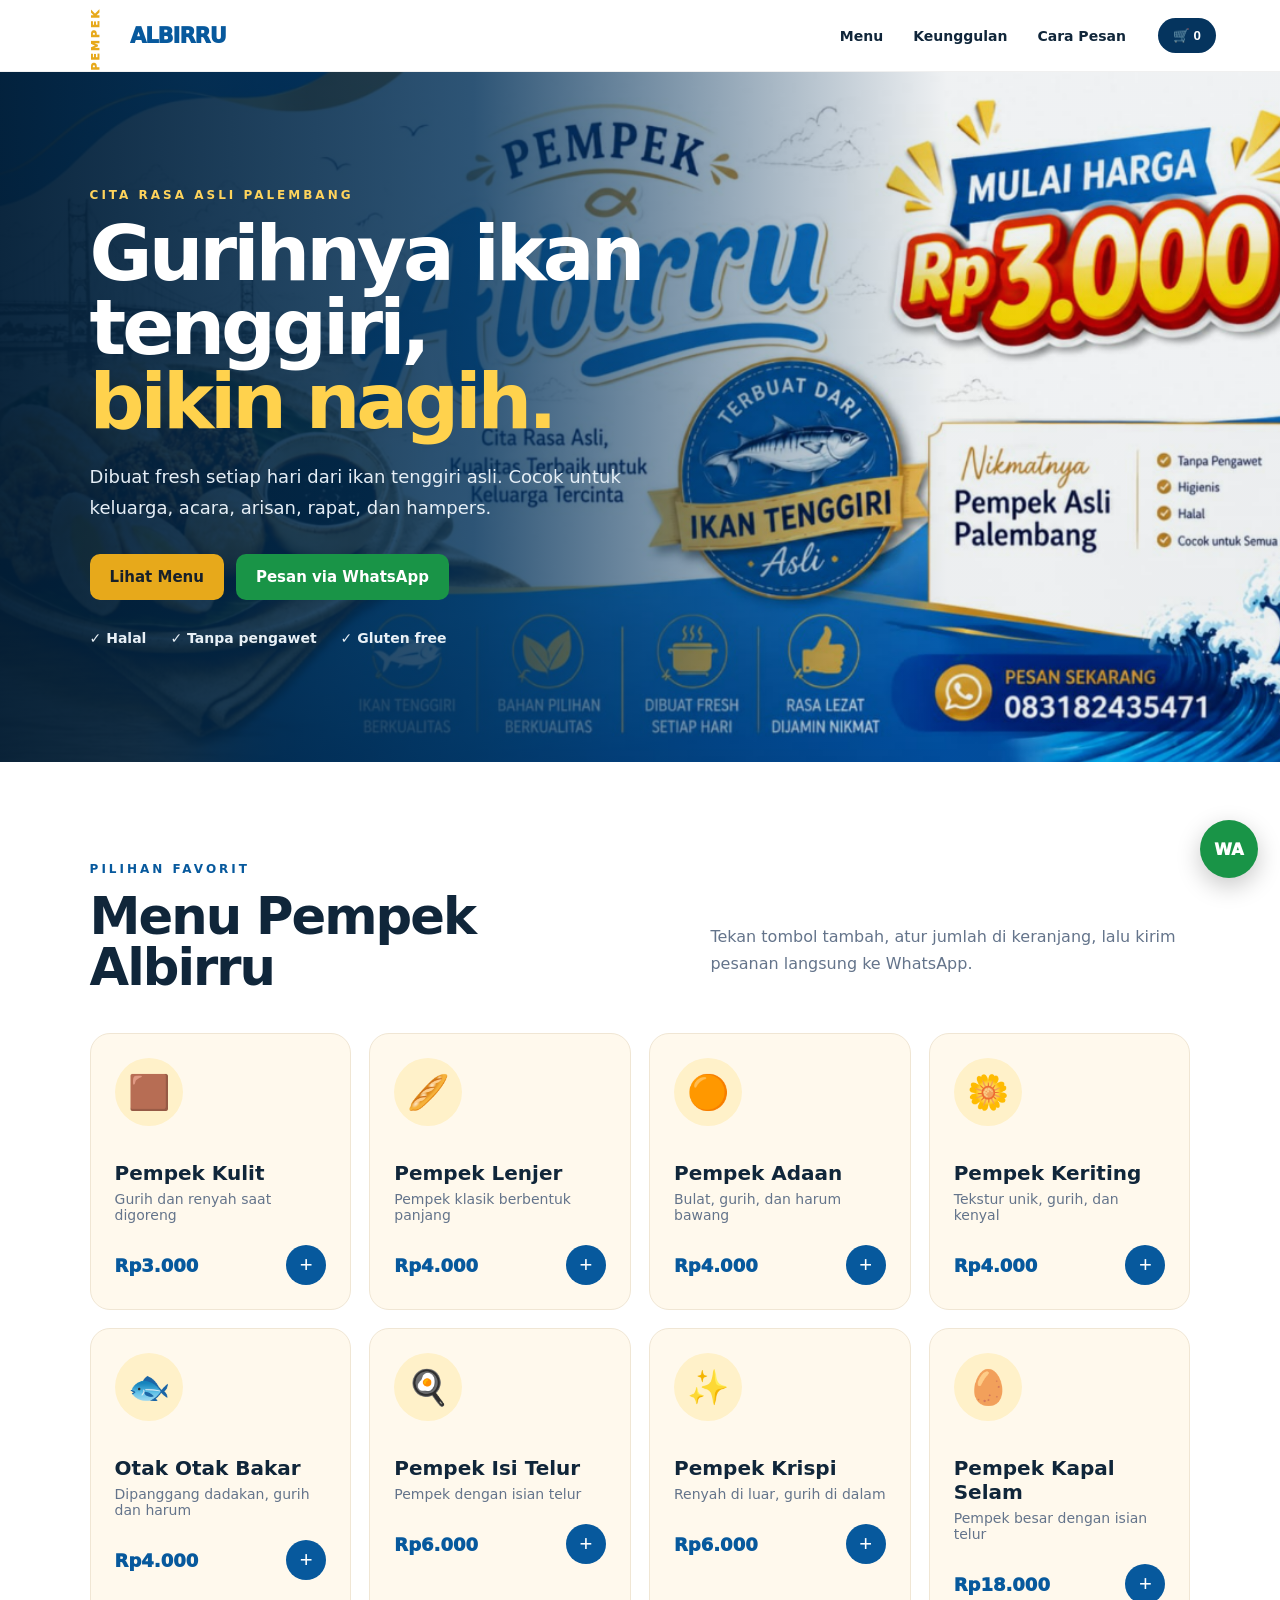
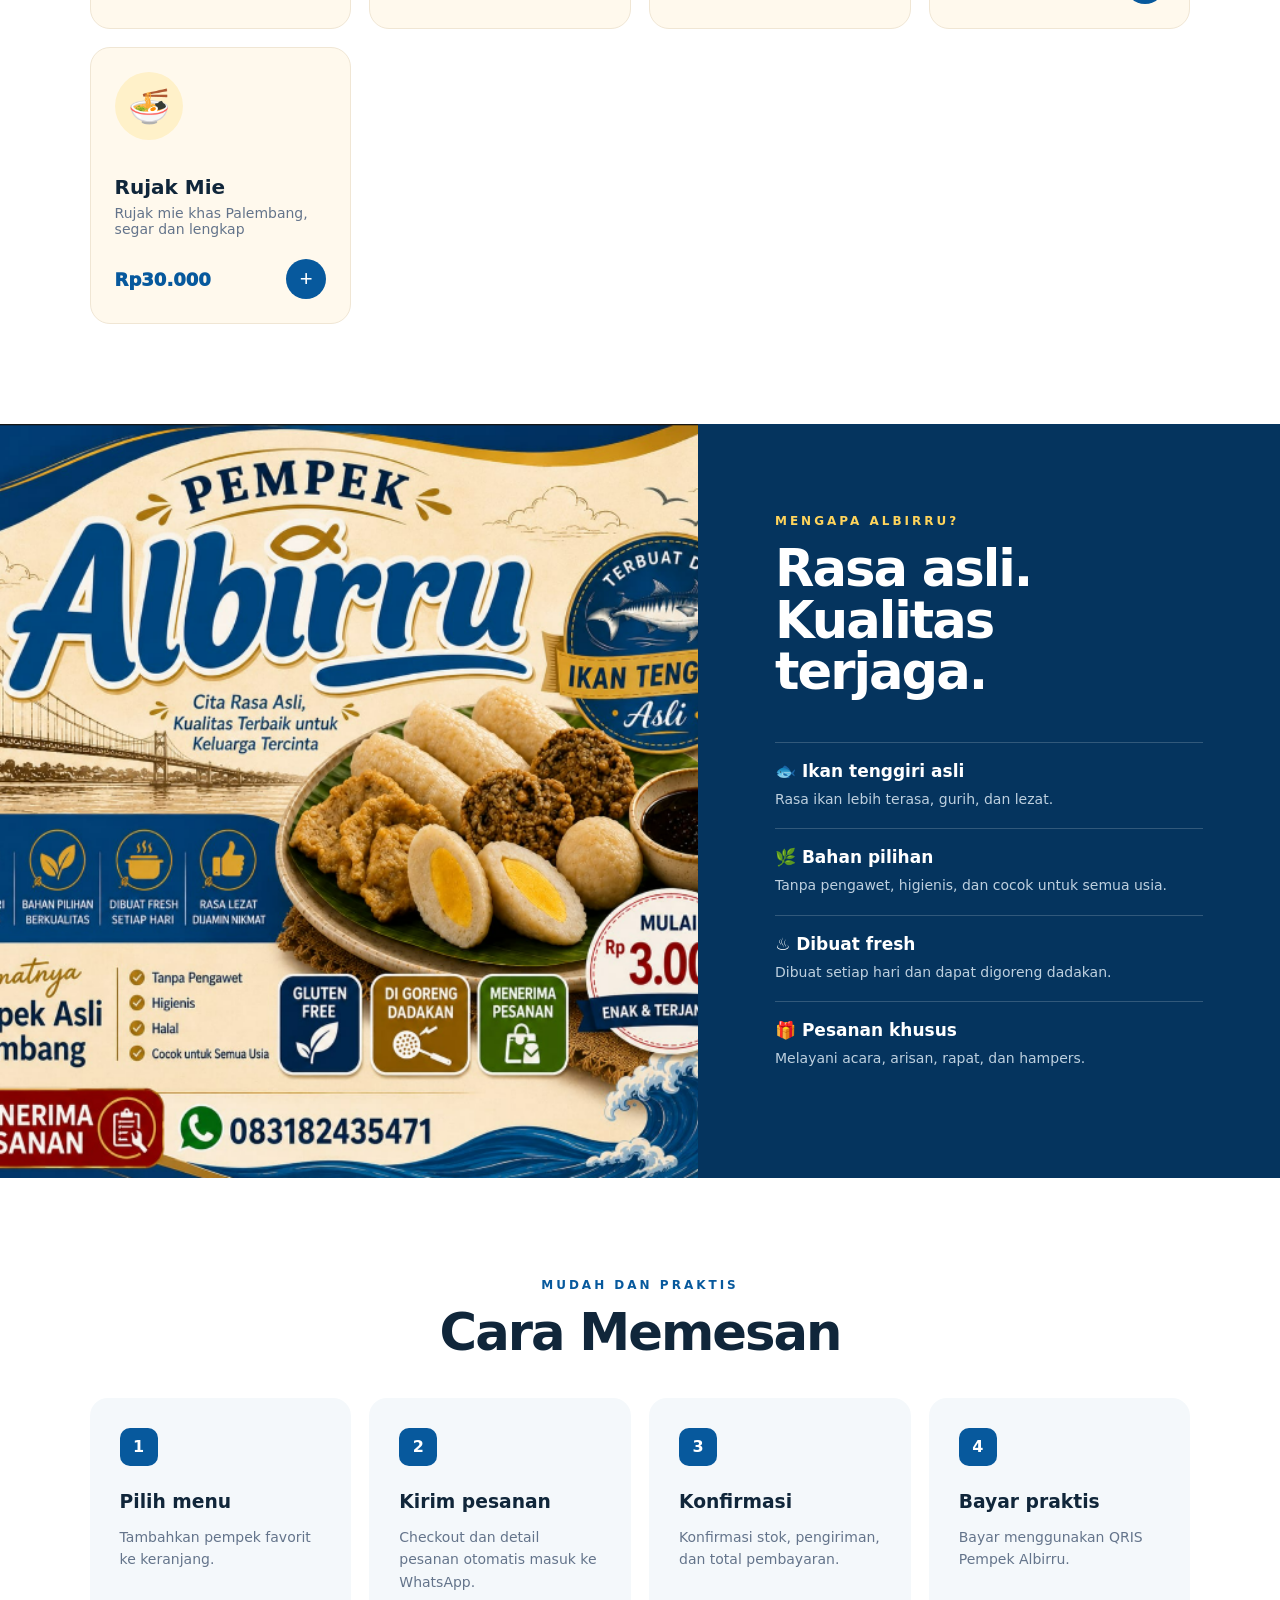
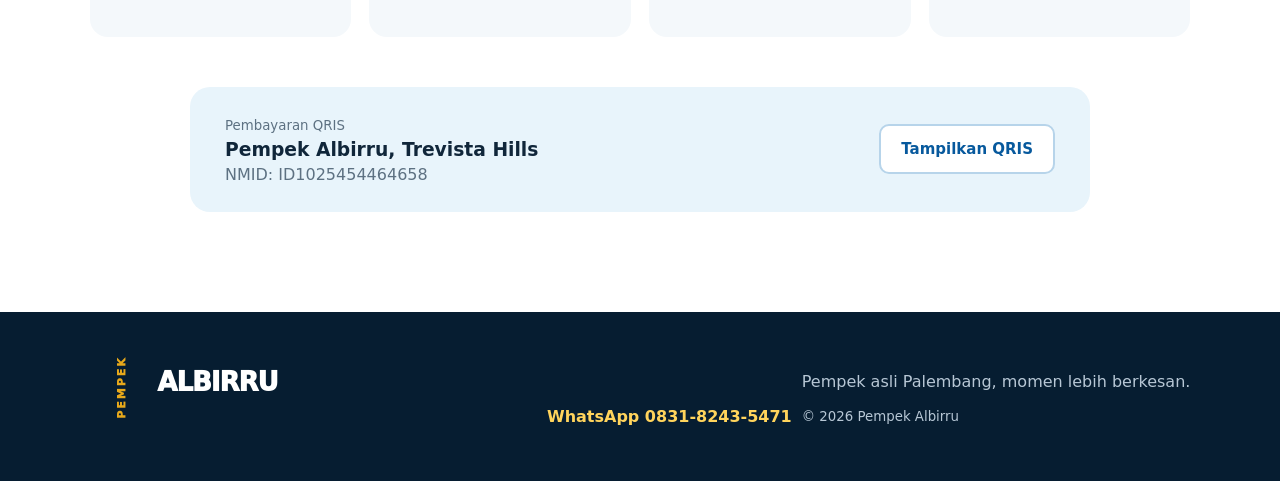
<file: index.html>
<!doctype html>
<html lang="id">
<head>
  <meta charset="utf-8">
  <meta name="viewport" content="width=device-width,initial-scale=1">
  <meta name="theme-color" content="#064d8d">
  <meta name="description" content="Pempek Albirru — pempek asli Palembang dari ikan tenggiri asli, dibuat fresh setiap hari.">
  <title>Pempek Albirru — Asli Palembang</title>
  <link rel="stylesheet" href="styles.css">
</head>
<body>
  <header class="topbar">
    <a class="brand" href="#beranda"><span>PEMPEK</span> ALBIRRU</a>
    <nav aria-label="Navigasi utama">
      <a href="#menu">Menu</a><a href="#keunggulan">Keunggulan</a><a href="#pesan">Cara Pesan</a>
    </nav>
    <button class="cart-button" id="openCart" aria-label="Buka keranjang">🛒 <span id="cartCount">0</span></button>
  </header>

  <main>
    <section class="hero" id="beranda">
      <div class="hero-overlay"></div>
      <div class="hero-content">
        <p class="eyebrow">Cita rasa asli Palembang</p>
        <h1>Gurihnya ikan tenggiri,<br><em>bikin nagih.</em></h1>
        <p>Dibuat fresh setiap hari dari ikan tenggiri asli. Cocok untuk keluarga, acara, arisan, rapat, dan hampers.</p>
        <div class="hero-actions">
          <a class="btn primary" href="#menu">Lihat Menu</a>
          <button class="btn whatsapp" id="heroOpenCart" type="button">Pesan via WhatsApp</button>
        </div>
        <div class="trust-row"><span>✓ Halal</span><span>✓ Tanpa pengawet</span><span>✓ Gluten free</span></div>
      </div>
    </section>

    <section class="section menu-section" id="menu">
      <div class="section-heading">
        <div><p class="eyebrow blue">Pilihan favorit</p><h2>Menu Pempek Albirru</h2></div>
        <p>Tekan tombol tambah, atur jumlah di keranjang, lalu kirim pesanan langsung ke WhatsApp.</p>
      </div>
      <div class="menu-grid" id="menuGrid"><p class="menu-loading">Memuat menu terbaru…</p></div>
    </section>

    <section class="quality" id="keunggulan">
      <div class="quality-image"><img src="assets/promo-albirru.png" alt="Aneka Pempek Albirru"></div>
      <div class="quality-copy">
        <p class="eyebrow">Mengapa Albirru?</p><h2>Rasa asli.<br>Kualitas terjaga.</h2>
        <div class="feature"><b>🐟 Ikan tenggiri asli</b><span>Rasa ikan lebih terasa, gurih, dan lezat.</span></div>
        <div class="feature"><b>🌿 Bahan pilihan</b><span>Tanpa pengawet, higienis, dan cocok untuk semua usia.</span></div>
        <div class="feature"><b>♨️ Dibuat fresh</b><span>Dibuat setiap hari dan dapat digoreng dadakan.</span></div>
        <div class="feature"><b>🎁 Pesanan khusus</b><span>Melayani acara, arisan, rapat, dan hampers.</span></div>
      </div>
    </section>

    <section class="section order" id="pesan">
      <div class="section-heading centered"><div><p class="eyebrow blue">Mudah dan praktis</p><h2>Cara Memesan</h2></div></div>
      <div class="steps">
        <article><span>1</span><h3>Pilih menu</h3><p>Tambahkan pempek favorit ke keranjang.</p></article>
        <article><span>2</span><h3>Kirim pesanan</h3><p>Checkout dan detail pesanan otomatis masuk ke WhatsApp.</p></article>
        <article><span>3</span><h3>Konfirmasi</h3><p>Konfirmasi stok, pengiriman, dan total pembayaran.</p></article>
        <article><span>4</span><h3>Bayar praktis</h3><p>Bayar menggunakan QRIS Pempek Albirru.</p></article>
      </div>
      <div class="payment-card">
        <div><small>Pembayaran QRIS</small><h3>Pempek Albirru, Trevista Hills</h3><p>NMID: ID1025454464658</p></div>
        <button class="btn outline" id="showQris">Tampilkan QRIS</button>
      </div>
    </section>
  </main>

  <footer><div class="footer-brand"><span>PEMPEK</span> ALBIRRU</div><p>Pempek asli Palembang, momen lebih berkesan.</p><a href="https://wa.me/6283182435471" target="_blank" rel="noopener">WhatsApp 0831-8243-5471</a><small>© 2026 Pempek Albirru</small></footer>

  <button class="floating-wa" id="floatingOpenCart" type="button" aria-label="Buka keranjang">WA</button>

  <dialog id="cartDialog" class="dialog">
    <div class="dialog-head"><div><small>Pesanan Anda</small><h2>Keranjang</h2></div><button class="close" data-close="cartDialog">×</button></div>
    <div id="cartItems" class="cart-items"></div>
    <div class="cart-total"><span>Total sementara</span><strong id="cartTotal">Rp0</strong></div>
    <section class="customer-data">
      <h3>Data Pemesan</h3>
      <label class="field-label"><span>Nama <em>*</em></span><input id="customerName" type="text" maxlength="80" autocomplete="name" placeholder="Masukkan nama kamu"></label>
      <fieldset><legend>Pilihan penyajian <em>*</em></legend><div class="choice-grid choice-grid-3">
        <label class="choice-card"><input type="radio" name="servingType" value="Goreng"><span>Goreng</span></label>
        <label class="choice-card"><input type="radio" name="servingType" value="Rebus hangat"><span>Rebus hangat</span></label>
        <label class="choice-card"><input type="radio" name="servingType" value="Beku vakum"><span>Beku vakum</span></label>
      </div></fieldset>
      <fieldset><legend>Pesanan untuk kapan? <em>*</em></legend><div class="choice-grid choice-grid-4">
        <label class="choice-card"><input type="radio" name="orderDay" value="Hari ini"><span>Hari ini</span></label>
        <label class="choice-card"><input type="radio" name="orderDay" value="Besok"><span>Besok</span></label>
        <label class="choice-card"><input type="radio" name="orderDay" value="Lusa"><span>Lusa</span></label>
        <label class="choice-card"><input type="radio" name="orderDay" value="Hari lain"><span>Hari lain</span></label>
      </div><p class="field-help">Jika memilih Hari lain, tentukan tanggal pengiriman.</p></fieldset>
      <label class="field-label other-date" id="otherDateWrap"><span>Tanggal pesanan <em>*</em></span><input id="otherDate" type="date"></label>
      <fieldset><legend>Kenal Pempek Albirru dari mana? <span>(opsional)</span></legend><div class="choice-grid choice-grid-3">
        <label class="choice-card"><input type="checkbox" name="referral" value="Tetangga komplek"><span>Tetangga komplek</span></label>
        <label class="choice-card"><input type="checkbox" name="referral" value="Teman kerja"><span>Teman kerja</span></label>
        <label class="choice-card"><input type="checkbox" name="referral" value="Teman kampus"><span>Teman kampus</span></label>
        <label class="choice-card"><input type="checkbox" name="referral" value="Lapak Pondok Petir"><span>Lapak Pondok Petir</span></label>
        <label class="choice-card"><input type="checkbox" name="referral" value="Lapak Car Free Day"><span>Lapak Car Free Day</span></label>
        <label class="choice-card"><input type="checkbox" name="referral" value="Customer Baru"><span>Customer Baru</span></label>
      </div></fieldset>
      <label class="notes-label"><b>Catatan pesanan <span>(opsional)</span></b><textarea id="orderNotes" placeholder="Contoh: Saya ambil langsung ke Lapak Pondok Petir.&#10;Contoh: Pakai GoSend ke Pancoran, Jakarta Selatan. Kira-kira ongkirnya berapa ya?&#10;Contoh: Bisa dikirim jam 5 sore?&#10;Contoh: Tolong kirim setelah jam 3 ya.&#10;Contoh: Saya ambil sendiri nanti sore.&#10;Contoh: Tolong kabari sebelum dikirim ya."></textarea></label>
      <p class="cart-error" id="cartError" role="alert"></p>
    </section>
    <button class="btn whatsapp full" id="checkout">Kirim Pesanan ke WhatsApp</button>
    <a class="btn contact full" href="https://wa.me/6283182435471" target="_blank" rel="noopener">Hubungi Penjual Tanpa Pesan</a>
    <p class="fineprint">Harga belum termasuk biaya pengiriman. Stok dan total akhir akan dikonfirmasi melalui WhatsApp.</p>
  </dialog>
  <dialog id="qrisDialog" class="dialog qris-dialog"><div class="dialog-head"><div><small>Pembayaran</small><h2>Scan QRIS</h2></div><button class="close" data-close="qrisDialog">×</button></div><img src="assets/qris-albirru.png" alt="QRIS Pempek Albirru"><p>Pastikan nama merchant yang tampil adalah <b>PEMPEK ALBIRRU, TREVISTA HILLS</b>.</p></dialog>
  <div class="toast" id="toast" role="status">Ditambahkan ke keranjang</div>
  <script src="config.js"></script>
  <script src="app.js"></script>
</body>
</html>
</file>
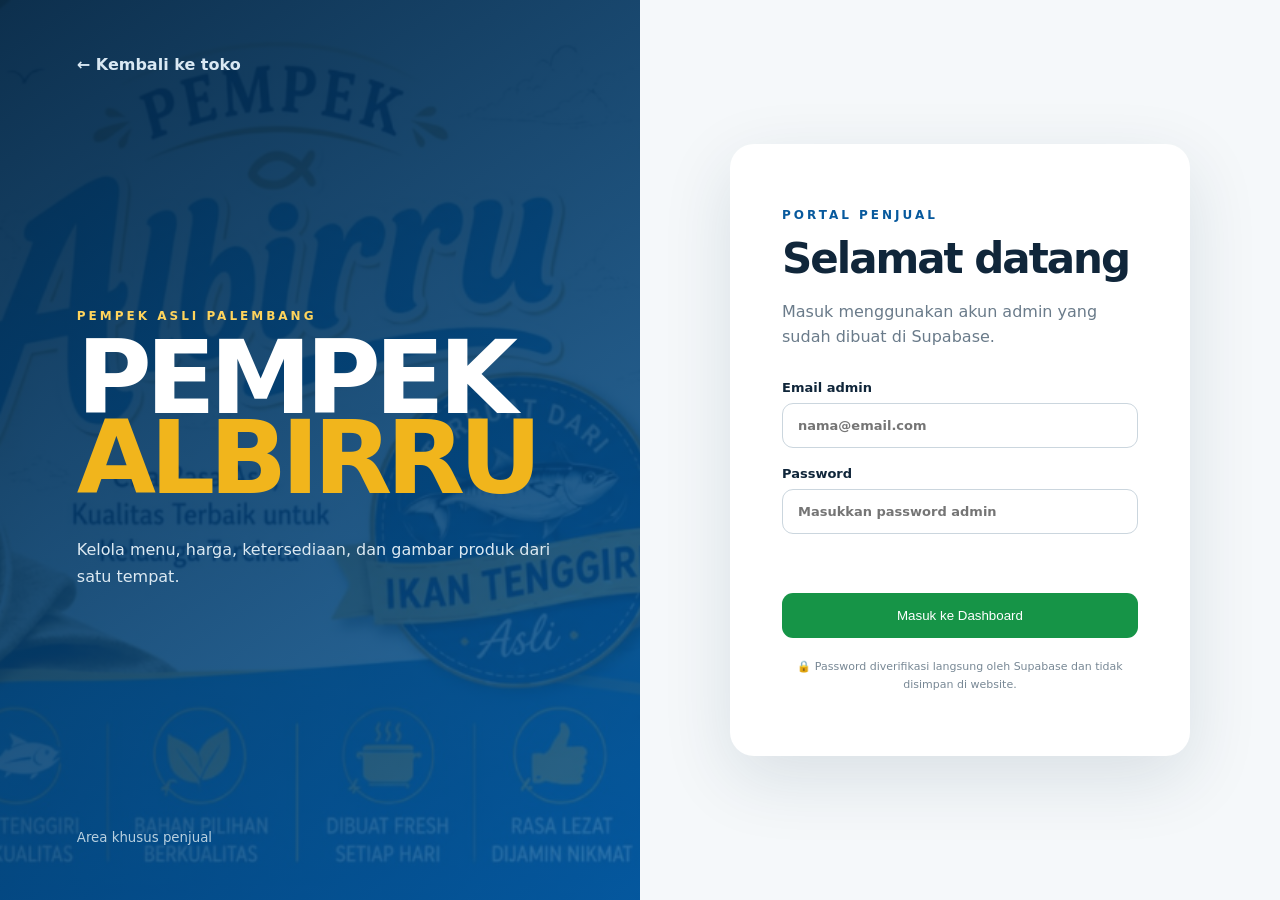
<file: admin/index.html>
<!doctype html>
<html lang="id">
<head>
  <meta charset="utf-8"><meta name="viewport" content="width=device-width,initial-scale=1">
  <meta name="robots" content="noindex,nofollow"><meta name="theme-color" content="#052f54">
  <title>Dashboard Penjual — Pempek Albirru</title><link rel="stylesheet" href="admin.css">
</head>
<body>
  <header><a class="brand" href="../"><small>PEMPEK</small> ALBIRRU</a><div><a class="store-link" href="../" target="_blank">Lihat toko ↗</a><button id="logout">Keluar</button></div></header>
  <main>
    <section class="intro"><div><p class="eyebrow">Dashboard Penjual</p><h1>Kelola Menu</h1><p>Tambah produk, ubah harga, unggah gambar, atau sembunyikan menu yang sedang habis.</p></div><button class="primary" id="newProduct">+ Menu Baru</button></section>
    <section class="summary"><article><span>Total menu</span><strong id="totalProducts">–</strong></article><article><span>Menu aktif</span><strong id="activeProducts">–</strong></article><article><span>Terakhir diperbarui</span><strong id="lastUpdated">–</strong></article></section>
    <div id="status" class="status">Memuat menu…</div><section id="productList" class="product-list"></section>
  </main>
  <dialog id="productDialog"><form id="productForm"><div class="dialog-head"><div><p class="eyebrow">Data Produk</p><h2 id="formTitle">Menu Baru</h2></div><button class="close" type="button" id="closeDialog">×</button></div><input type="hidden" id="productId">
    <div class="form-grid"><label class="wide">Nama menu<input id="name" required maxlength="80" placeholder="Contoh: Kapal Selam"></label><label>Harga (Rp)<input id="price" type="number" required min="0" step="500" placeholder="18000"></label><label>Urutan<input id="sortOrder" type="number" min="0" value="0"></label><label class="wide">Deskripsi<textarea id="description" maxlength="180" placeholder="Deskripsi singkat menu"></textarea></label><label>Ikon/emoji<input id="icon" maxlength="8" placeholder="🐟"></label><label class="switch-label">Status menu<span class="switch"><input id="active" type="checkbox" checked><i></i></span><b id="activeText">Aktif</b></label><label class="wide">Gambar produk <small>(opsional, maks. 5 MB)</small><input id="image" type="file" accept="image/jpeg,image/png,image/webp"><span id="imageName" class="file-name"></span></label></div>
    <p id="formMessage" class="form-message"></p><div class="form-actions"><button type="button" class="secondary" id="cancelForm">Batal</button><button type="submit" class="primary" id="saveProduct">Simpan Menu</button></div></form></dialog>
  <dialog id="deleteDialog" class="delete-dialog"><h2>Hapus menu?</h2><p id="deleteText"></p><div class="form-actions"><button class="secondary" id="cancelDelete">Batal</button><button class="danger" id="confirmDelete">Ya, Hapus</button></div></dialog>
  <script src="../config.js"></script><script src="admin.js"></script>
</body></html>
</file>
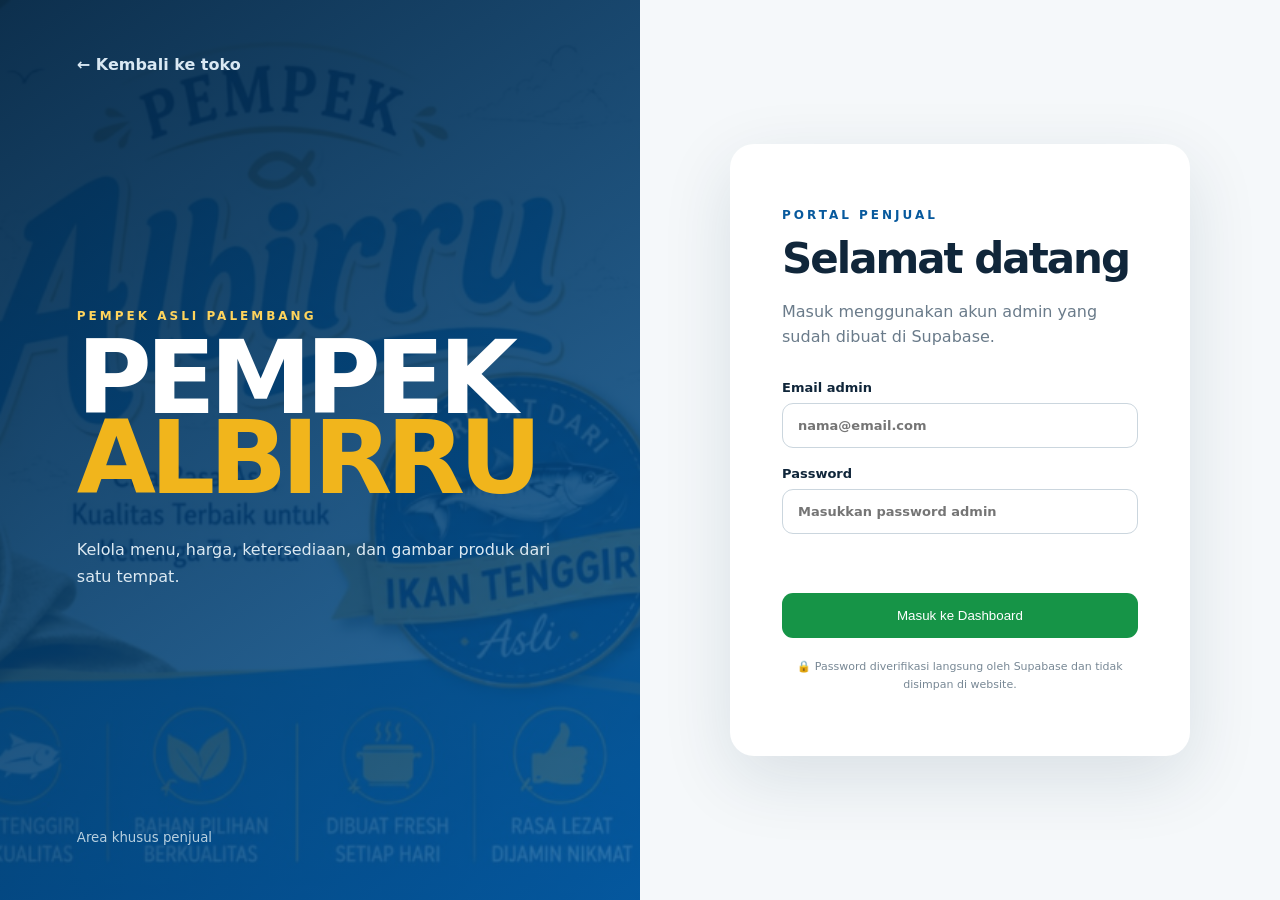
<file: login/index.html>
<!doctype html>
<html lang="id">
<head>
  <meta charset="utf-8"><meta name="viewport" content="width=device-width,initial-scale=1">
  <meta name="robots" content="noindex,nofollow"><meta name="theme-color" content="#064d8d">
  <title>Login Penjual — Pempek Albirru</title>
  <link rel="stylesheet" href="login.css">
</head>
<body>
  <main class="login-shell">
    <section class="brand-panel">
      <a href="../" class="back">← Kembali ke toko</a>
      <div><p class="eyebrow">Pempek asli Palembang</p><h1>Pempek<br><span>Albirru</span></h1><p>Kelola menu, harga, ketersediaan, dan gambar produk dari satu tempat.</p></div>
      <small>Area khusus penjual</small>
    </section>
    <section class="form-panel">
      <form id="loginForm">
        <p class="eyebrow blue">Portal Penjual</p><h2>Selamat datang</h2><p class="lead">Masuk menggunakan akun admin yang sudah dibuat di Supabase.</p>
        <label>Email admin<input id="email" type="email" autocomplete="username" required placeholder="nama@email.com"></label>
        <label>Password<input id="password" type="password" autocomplete="current-password" required placeholder="Masukkan password admin"></label>
        <p id="message" class="message" role="alert"></p>
        <button id="loginButton" type="submit">Masuk ke Dashboard</button>
        <p class="security">🔒 Password diverifikasi langsung oleh Supabase dan tidak disimpan di website.</p>
      </form>
    </section>
  </main>
  <script src="../config.js"></script><script src="login.js"></script>
</body>
</html>
</file>
<file: styles.css>
:root{--blue:#07599d;--navy:#05345e;--gold:#e7a91b;--cream:#fff9ed;--ink:#10263a;--green:#199447;--line:#e5e7eb}*{box-sizing:border-box}html{scroll-behavior:smooth}body{margin:0;font-family:Inter,ui-sans-serif,system-ui,-apple-system,"Segoe UI",sans-serif;color:var(--ink);background:#fff}a{text-decoration:none;color:inherit}.topbar{height:72px;display:flex;align-items:center;padding:0 clamp(20px,5vw,72px);position:sticky;top:0;z-index:30;background:rgba(255,255,255,.94);backdrop-filter:blur(12px);border-bottom:1px solid rgba(0,0,0,.06)}.brand,.footer-brand{font-weight:950;letter-spacing:-1px;color:var(--blue);font-size:21px}.brand span,.footer-brand span{font-size:11px;letter-spacing:2px;display:inline-block;transform:rotate(-90deg);margin-right:-3px;color:var(--gold)}nav{display:flex;gap:30px;margin-left:auto;font-weight:700;font-size:14px}nav a:hover{color:var(--blue)}.cart-button{margin-left:32px;border:0;background:var(--navy);color:#fff;border-radius:999px;padding:10px 15px;font-weight:800;cursor:pointer}.hero{min-height:690px;position:relative;display:flex;align-items:center;background:url('assets/hero-albirru.png') center/cover no-repeat}.hero-overlay{position:absolute;inset:0;background:linear-gradient(90deg,rgba(2,30,55,.96) 0%,rgba(3,50,90,.83) 37%,rgba(3,38,67,.06) 74%)}.hero-content{position:relative;width:min(650px,90%);margin-left:clamp(20px,7vw,105px);color:white;padding:80px 0}.eyebrow{text-transform:uppercase;letter-spacing:3px;font-size:12px;font-weight:900;color:#ffd45c;margin:0 0 15px}.eyebrow.blue{color:var(--blue)}h1{font-size:clamp(48px,6vw,83px);line-height:.96;letter-spacing:-4px;margin:0 0 24px}h1 em{color:#ffd24d;font-style:normal}.hero-content>p:not(.eyebrow){font-size:18px;line-height:1.7;max-width:590px;color:#e5eef6}.hero-actions{display:flex;gap:12px;flex-wrap:wrap;margin-top:30px}.btn{border:0;border-radius:10px;padding:14px 20px;font-weight:850;display:inline-flex;align-items:center;justify-content:center;cursor:pointer;font-size:15px}.primary{background:var(--gold);color:#17202a}.whatsapp{background:var(--green);color:white}.outline{background:white;color:var(--blue);border:2px solid #b7d4ea}.trust-row{display:flex;gap:24px;flex-wrap:wrap;margin-top:30px;font-size:14px;font-weight:750;color:#e8f0f6}.section{padding:100px clamp(20px,7vw,105px)}.section-heading{display:flex;justify-content:space-between;align-items:end;gap:40px;margin-bottom:40px}.section-heading h2,.quality h2{font-size:clamp(36px,4vw,56px);line-height:1;margin:0;letter-spacing:-2px}.section-heading>p{max-width:480px;line-height:1.7;color:#64748b}.menu-grid{display:grid;grid-template-columns:repeat(4,1fr);gap:18px}.menu-card{background:var(--cream);border:1px solid #f0e6d4;border-radius:20px;padding:24px;position:relative;overflow:hidden;transition:.2s}.menu-card:hover{transform:translateY(-5px);box-shadow:0 18px 50px rgba(18,57,87,.12)}.menu-icon{width:68px;height:68px;border-radius:50%;background:#fff1c9;display:grid;place-items:center;font-size:34px;margin-bottom:35px}.menu-card h3{margin:0 0 6px;font-size:20px}.menu-card p{margin:0 0 22px;color:#64748b;font-size:14px}.menu-card footer{display:flex;align-items:center;justify-content:space-between;padding:0;background:none}.price{font-weight:950;color:var(--blue);font-size:18px}.add{border:0;width:40px;height:40px;border-radius:50%;background:var(--blue);color:white;font-size:22px;cursor:pointer}.quality{display:grid;grid-template-columns:1.2fr 1fr;background:var(--navy);color:white}.quality-image{min-height:680px}.quality-image img{width:100%;height:100%;object-fit:cover}.quality-copy{padding:90px clamp(35px,6vw,90px)}.quality-copy h2{margin-bottom:45px}.feature{padding:18px 0;border-top:1px solid rgba(255,255,255,.18);display:grid;gap:7px}.feature b{font-size:17px}.feature span{color:#bed0df;font-size:14px;line-height:1.6}.centered{text-align:center;justify-content:center}.steps{display:grid;grid-template-columns:repeat(4,1fr);gap:18px}.steps article{padding:30px;border-radius:18px;background:#f4f8fb}.steps article>span{width:38px;height:38px;display:grid;place-items:center;border-radius:10px;background:var(--blue);color:#fff;font-weight:900}.steps h3{margin:25px 0 8px}.steps p{color:#64748b;line-height:1.6;font-size:14px}.payment-card{max-width:900px;margin:50px auto 0;padding:28px 35px;border-radius:20px;background:#e8f4fb;display:flex;align-items:center;justify-content:space-between;gap:25px}.payment-card h3{margin:5px 0}.payment-card p,.payment-card small{color:#5d7182;margin:0}body>footer{padding:55px clamp(20px,7vw,105px);background:#061d31;color:#b7c7d5;display:grid;grid-template-columns:1fr auto;gap:10px;align-items:center}body>footer .footer-brand{color:#fff;font-size:26px}body>footer p,body>footer small{margin:0}body>footer a{color:#ffd45c;font-weight:800;text-align:right}.floating-wa{position:fixed;right:22px;bottom:22px;z-index:20;width:58px;height:58px;display:grid;place-items:center;border-radius:50%;background:var(--green);color:#fff;font-weight:950;box-shadow:0 8px 25px rgba(0,0,0,.22)}.dialog{width:min(520px,calc(100% - 28px));max-height:88vh;border:0;border-radius:24px;padding:26px;box-shadow:0 28px 90px rgba(0,0,0,.3)}.dialog::backdrop{background:rgba(4,21,35,.7);backdrop-filter:blur(4px)}.dialog-head{display:flex;align-items:start;justify-content:space-between;border-bottom:1px solid var(--line);padding-bottom:18px}.dialog-head small{color:var(--blue);text-transform:uppercase;font-weight:900;letter-spacing:2px}.dialog h2{margin:3px 0 0}.close{border:0;background:#edf1f4;border-radius:50%;width:38px;height:38px;font-size:25px;cursor:pointer}.cart-items{max-height:300px;overflow:auto}.empty{text-align:center;padding:45px 10px;color:#718090}.cart-row{display:grid;grid-template-columns:1fr auto;gap:10px;padding:17px 0;border-bottom:1px solid var(--line)}.cart-row p{margin:3px 0 0;color:#66798a;font-size:14px}.qty{display:flex;align-items:center;gap:10px}.qty button{width:30px;height:30px;border:1px solid #d9e0e5;background:#fff;border-radius:8px;cursor:pointer}.cart-total{display:flex;justify-content:space-between;font-size:18px;padding:20px 0}.notes-label{display:grid;gap:8px;font-size:13px;font-weight:800}.notes-label textarea{resize:vertical;min-height:70px;border:1px solid #ccd5dc;border-radius:10px;padding:12px;font:inherit}.full{width:100%;margin-top:16px}.fineprint{font-size:11px;line-height:1.5;text-align:center;color:#738190}.qris-dialog{text-align:center}.qris-dialog .dialog-head{text-align:left}.qris-dialog img{width:min(100%,360px);margin:18px auto 0}.qris-dialog p{font-size:13px;color:#607080}.toast{position:fixed;left:50%;bottom:25px;transform:translate(-50%,100px);opacity:0;background:#102c42;color:white;padding:12px 20px;border-radius:999px;z-index:80;font-weight:700;transition:.25s}.toast.show{opacity:1;transform:translate(-50%,0)}
@media(max-width:950px){nav{display:none}.menu-grid,.steps{grid-template-columns:repeat(2,1fr)}.quality{grid-template-columns:1fr}.quality-image{height:480px;min-height:0}.hero{background-position:65% center}.hero-overlay{background:linear-gradient(90deg,rgba(2,30,55,.97),rgba(3,50,90,.75),rgba(3,38,67,.25))}.section-heading{align-items:start;flex-direction:column}.cart-button{margin-left:auto}}
@media(max-width:600px){.topbar{height:64px}.brand{font-size:17px}.hero{min-height:640px}.hero-content{padding:80px 0;margin-left:20px}.hero-overlay{background:linear-gradient(90deg,rgba(2,30,55,.95),rgba(3,50,90,.68))}h1{font-size:48px;letter-spacing:-2.5px}.hero-content>p:not(.eyebrow){font-size:15px}.trust-row{gap:12px}.section{padding:72px 18px}.menu-grid,.steps{grid-template-columns:1fr 1fr;gap:10px}.menu-card{padding:17px}.menu-icon{width:50px;height:50px;font-size:25px;margin-bottom:22px}.menu-card h3{font-size:16px}.menu-card p{font-size:12px}.price{font-size:14px}.quality-image{height:300px}.quality-copy{padding:60px 22px}.payment-card{align-items:stretch;flex-direction:column}.payment-card .btn{width:100%}body>footer{grid-template-columns:1fr;text-align:center}body>footer a{text-align:center}.section-heading h2,.quality h2{font-size:38px}.floating-wa{width:52px;height:52px}.dialog{padding:20px}}

/* V2: tombol keranjang dan kontak penjual */
.btn{font-family:inherit}.contact{background:#fff;color:var(--green);border:2px solid var(--green)}.floating-wa{border:0;font-family:inherit;font-size:16px;cursor:pointer}

/* V3: menu dinamis dari Supabase */
.menu-loading{grid-column:1/-1;text-align:center;color:#64748b;padding:50px}.menu-photo{width:calc(100% + 48px);height:180px;object-fit:cover;margin:-24px -24px 24px;display:block}.menu-card:has(.menu-photo) h3{margin-top:0}
@media(max-width:600px){.menu-photo{width:calc(100% + 34px);height:125px;margin:-17px -17px 18px}}

/* V4: data pemesan di keranjang */
#cartDialog{width:min(680px,calc(100% - 24px));overflow-y:auto}.customer-data{border-top:1px solid var(--line);padding-top:20px}.customer-data h3{color:var(--blue);font-size:19px;margin:0 0 18px}.customer-data fieldset{border:0;padding:0;margin:19px 0}.customer-data legend,.field-label,.notes-label{font-size:13px;font-weight:850}.customer-data legend{margin-bottom:9px}.customer-data em{color:#d92d20;font-style:normal}.customer-data legend span,.notes-label span{color:#738190;font-weight:500}.field-label{display:grid;gap:8px}.field-label input,.notes-label textarea{width:100%;border:1px solid #ccd5dc;border-radius:10px;padding:12px;font:inherit;outline:none}.field-label input:focus,.notes-label textarea:focus{border-color:var(--blue);box-shadow:0 0 0 3px rgba(7,89,157,.1)}.choice-grid{display:grid;gap:9px}.choice-grid-3{grid-template-columns:repeat(3,1fr)}.choice-grid-4{grid-template-columns:repeat(4,1fr)}.choice-card{min-height:49px;border:1px solid #ccd5dc;border-radius:10px;padding:10px 12px;display:flex;align-items:center;gap:9px;font-size:13px;cursor:pointer;transition:.15s}.choice-card:has(input:checked){border-color:var(--blue);background:#edf6fc;color:var(--blue);font-weight:750}.choice-card input{accent-color:var(--blue);width:17px;height:17px;flex:0 0 auto}.field-help{color:#738190;font-size:11px;margin:8px 0 0}.other-date{display:none;margin:-5px 0 18px}.other-date.show{display:grid}.notes-label textarea{min-height:135px;resize:vertical;margin-top:8px;font-size:12px;line-height:1.55}.cart-error{min-height:18px;margin:10px 0 0;color:#b42318;font-size:12px;font-weight:700}.field-invalid{border-color:#d92d20!important;box-shadow:0 0 0 3px rgba(217,45,32,.08)!important}
@media(max-width:600px){#cartDialog{padding:19px}.cart-items{max-height:220px}.choice-grid-3,.choice-grid-4{grid-template-columns:1fr 1fr}.choice-card{padding:9px}.notes-label textarea{min-height:155px}}
</file>
<file: admin/admin.css>
:root{--blue:#07599d;--navy:#052f54;--gold:#ecac15;--green:#169447;--red:#c62828;--ink:#10263a;--line:#dfe7ec;--muted:#6a7c8b}*{box-sizing:border-box}body{margin:0;background:#f4f7f9;color:var(--ink);font-family:Inter,ui-sans-serif,system-ui,-apple-system,"Segoe UI",sans-serif}header{height:72px;padding:0 clamp(18px,5vw,70px);display:flex;align-items:center;justify-content:space-between;background:#fff;border-bottom:1px solid var(--line);position:sticky;top:0;z-index:10}.brand{text-decoration:none;color:var(--blue);font-weight:950;font-size:21px;letter-spacing:-1px}.brand small{font-size:9px;letter-spacing:2px;color:var(--gold)}header>div{display:flex;align-items:center;gap:18px}.store-link{color:var(--blue);font-weight:750;text-decoration:none;font-size:13px}button{font-family:inherit;cursor:pointer}#logout{border:1px solid #cbd6dd;background:#fff;border-radius:9px;padding:9px 14px;font-weight:750}main{width:min(1200px,calc(100% - 36px));margin:0 auto;padding:60px 0 100px}.intro{display:flex;align-items:end;justify-content:space-between;gap:30px;margin-bottom:35px}.eyebrow{margin:0 0 9px;color:var(--blue);text-transform:uppercase;letter-spacing:2.5px;font-size:11px;font-weight:900}.intro h1{font-size:clamp(38px,5vw,62px);letter-spacing:-3px;margin:0}.intro p:last-child{max-width:630px;color:var(--muted);line-height:1.6}.primary,.secondary,.danger{border:0;border-radius:10px;padding:13px 18px;font-weight:850}.primary{background:var(--green);color:#fff}.secondary{background:#eaf0f4;color:var(--ink)}.danger{background:var(--red);color:#fff}.summary{display:grid;grid-template-columns:repeat(3,1fr);gap:14px;margin-bottom:26px}.summary article{background:#fff;border:1px solid var(--line);border-radius:15px;padding:20px}.summary span{display:block;color:var(--muted);font-size:12px;margin-bottom:8px}.summary strong{font-size:25px}.status{text-align:center;padding:60px;color:var(--muted)}.status:empty{display:none}.product-list{display:grid;gap:12px}.product-row{display:grid;grid-template-columns:74px 1fr auto auto;gap:18px;align-items:center;background:#fff;border:1px solid var(--line);border-radius:16px;padding:14px 18px}.product-image{width:74px;height:74px;border-radius:12px;object-fit:cover;background:#fff3d5}.product-emoji{width:74px;height:74px;border-radius:12px;background:#fff3d5;display:grid;place-items:center;font-size:32px}.product-info h3{margin:0 0 6px;font-size:18px}.product-info p{margin:0;color:var(--muted);font-size:13px}.product-meta{text-align:right}.product-meta strong{display:block;color:var(--blue);font-size:17px}.badge{display:inline-block;margin-top:7px;border-radius:999px;padding:4px 8px;font-size:10px;font-weight:850;background:#dff6e8;color:#13783c}.badge.off{background:#eee;color:#717171}.row-actions{display:flex;gap:7px}.row-actions button{border:1px solid var(--line);background:#fff;border-radius:8px;padding:9px 11px;font-weight:750}.row-actions .remove{color:var(--red)}dialog{width:min(650px,calc(100% - 24px));border:0;border-radius:22px;padding:0;box-shadow:0 30px 100px rgba(7,29,45,.32)}dialog::backdrop{background:rgba(2,23,39,.7);backdrop-filter:blur(3px)}dialog form{padding:28px}.dialog-head{display:flex;justify-content:space-between;align-items:start;border-bottom:1px solid var(--line);padding-bottom:18px;margin-bottom:23px}.dialog-head h2{margin:0;font-size:30px;letter-spacing:-1px}.close{border:0;border-radius:50%;width:38px;height:38px;background:#edf2f5;font-size:24px}.form-grid{display:grid;grid-template-columns:1fr 1fr;gap:17px}.form-grid label{display:grid;gap:7px;font-size:12px;font-weight:850}.form-grid label.wide{grid-column:1/-1}.form-grid input,.form-grid textarea{border:1px solid #c8d4dc;border-radius:9px;padding:12px;font:inherit;outline:none}.form-grid textarea{min-height:78px;resize:vertical}.form-grid input:focus,.form-grid textarea:focus{border-color:var(--blue);box-shadow:0 0 0 3px rgba(7,89,157,.1)}.form-grid small,.file-name{color:var(--muted);font-weight:500}.switch-label{grid-template-columns:auto 46px 1fr!important;align-items:center;align-content:center}.switch{position:relative;width:44px;height:24px}.switch input{opacity:0;position:absolute}.switch i{display:block;width:44px;height:24px;border-radius:99px;background:#aab6bd;transition:.2s}.switch i:after{content:"";display:block;width:18px;height:18px;margin:3px;border-radius:50%;background:#fff;transition:.2s}.switch input:checked+i{background:var(--green)}.switch input:checked+i:after{transform:translateX(20px)}.form-message{min-height:18px;color:var(--red);font-size:12px}.form-actions{display:flex;justify-content:flex-end;gap:10px;margin-top:18px}.delete-dialog{padding:28px}.delete-dialog h2{margin:0}.delete-dialog p{color:var(--muted);line-height:1.6}.empty-admin{background:#fff;border:1px solid var(--line);border-radius:16px;padding:60px;text-align:center;color:var(--muted)}@media(max-width:720px){header{padding:0 16px}.store-link{display:none}main{padding-top:35px}.intro{align-items:stretch;flex-direction:column}.intro .primary{width:100%}.summary{grid-template-columns:1fr}.product-row{grid-template-columns:58px 1fr}.product-image,.product-emoji{width:58px;height:58px}.product-meta{text-align:left;grid-column:2}.row-actions{grid-column:1/-1}.row-actions button{flex:1}.form-grid{grid-template-columns:1fr}.form-grid label.wide{grid-column:auto}dialog form{padding:21px}}
</file>
<file: login/login.css>
:root{--blue:#07599d;--navy:#052f54;--gold:#f1b51c;--green:#169447;--ink:#10263a}*{box-sizing:border-box}body{margin:0;font-family:Inter,ui-sans-serif,system-ui,-apple-system,"Segoe UI",sans-serif;color:var(--ink);background:#f5f8fa}.login-shell{min-height:100vh;display:grid;grid-template-columns:1fr 1fr}.brand-panel{padding:55px clamp(35px,6vw,90px);background:linear-gradient(145deg,rgba(3,39,70,.96),rgba(5,89,157,.83)),url('../assets/hero-albirru.png') center/cover;color:#fff;display:flex;flex-direction:column;justify-content:space-between}.back{color:#d9e8f3;text-decoration:none;font-weight:700}.eyebrow{text-transform:uppercase;letter-spacing:3px;font-size:12px;font-weight:900;color:#ffd45c}.brand-panel h1{font-size:clamp(58px,8vw,110px);line-height:.78;letter-spacing:-6px;margin:15px 0 38px;text-transform:uppercase}.brand-panel h1 span{color:var(--gold)}.brand-panel div>p:last-child{max-width:520px;line-height:1.7;color:#dce9f2}.brand-panel small{color:#b9d0df}.form-panel{display:grid;place-items:center;padding:35px}form{width:min(460px,100%);background:#fff;border-radius:24px;padding:clamp(28px,5vw,52px);box-shadow:0 22px 70px rgba(20,50,73,.12)}.blue{color:var(--blue)}h2{font-size:42px;margin:5px 0 12px;letter-spacing:-2px}.lead{color:#6a7b8a;line-height:1.6;margin-bottom:30px}label{display:grid;gap:8px;font-size:13px;font-weight:850;margin:18px 0}input{border:1px solid #cbd6de;border-radius:11px;padding:14px 15px;font:inherit;outline:none}input:focus{border-color:var(--blue);box-shadow:0 0 0 3px rgba(7,89,157,.12)}button{width:100%;border:0;border-radius:11px;background:var(--green);color:#fff;font:850 15px inherit;padding:15px;cursor:pointer;margin-top:8px}button:disabled{opacity:.6;cursor:wait}.message{min-height:20px;color:#b42318;font-size:13px}.security{text-align:center;color:#788895;font-size:11px;line-height:1.6;margin-top:20px}@media(max-width:800px){.login-shell{grid-template-columns:1fr}.brand-panel{min-height:310px;padding:30px 24px}.brand-panel h1{font-size:60px;letter-spacing:-4px;margin:10px 0 20px}.brand-panel div>p:last-child,.brand-panel small{display:none}.form-panel{padding:22px}form{padding:30px 22px}h2{font-size:36px}}
</file>
